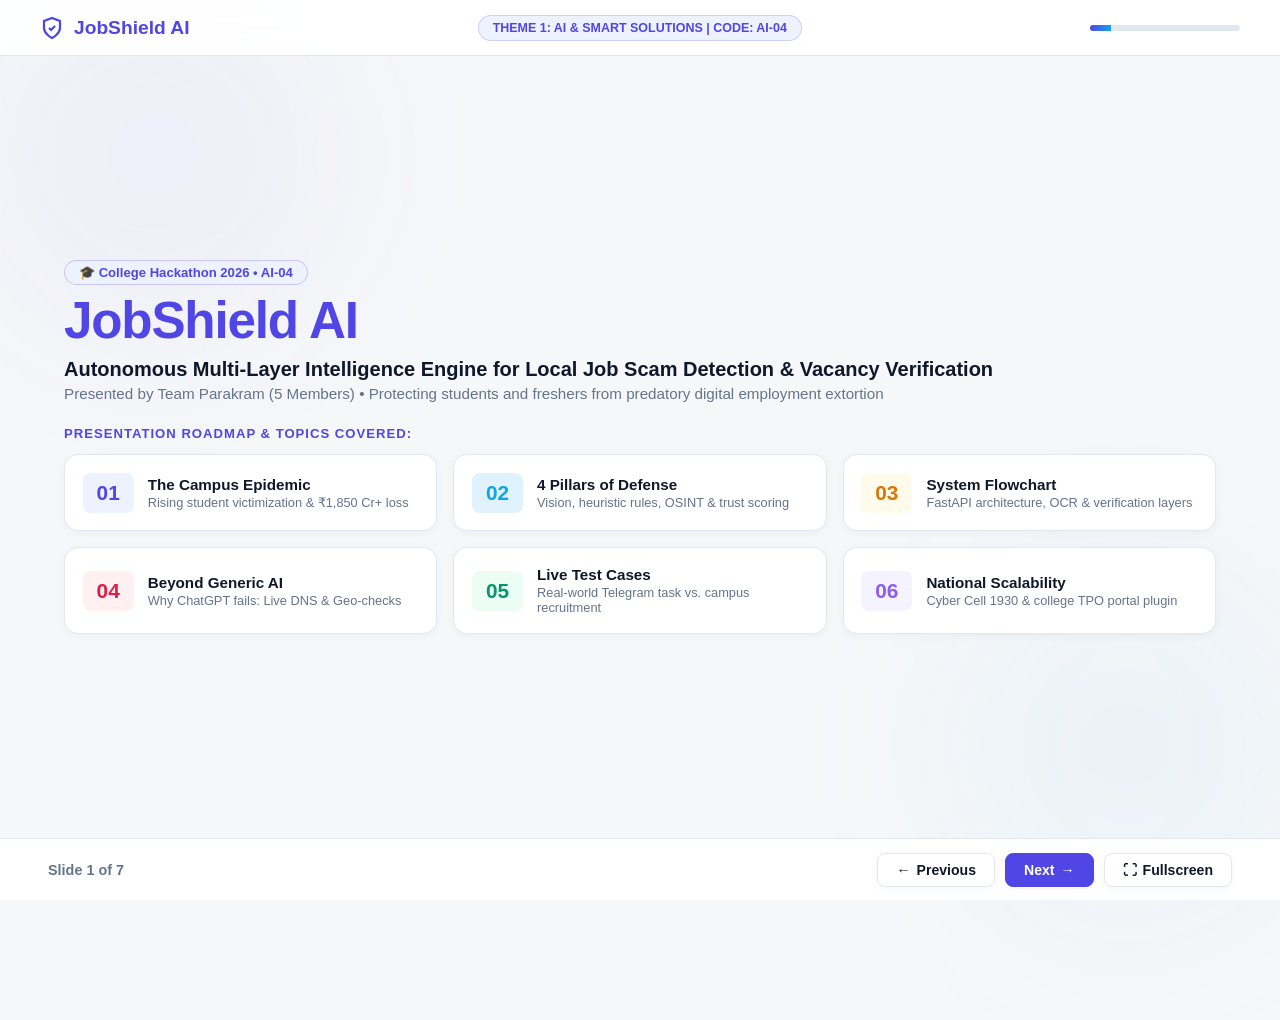
<file: presentation.html>
<!DOCTYPE html>
<html lang="en">
<head>
  <meta charset="UTF-8">
  <meta name="viewport" content="width=device-width, initial-scale=1.0">
  <title>JobShield AI - Hackathon Pitch Deck</title>
  <style>
    :root {
      --bg: #f6f7f9;
      --card-bg: #ffffff;
      --border: #e2e8f0;
      --primary: #4f46e5;
      --primary-light: #eef2ff;
      --cyan: #0ea5e9;
      --cyan-light: #e0f2fe;
      --accent-danger: #e11d48;
      --danger-light: #fff1f2;
      --accent-warning: #d97706;
      --warning-light: #fffbeb;
      --accent-success: #059669;
      --success-light: #ecfdf5;
      --text-main: #0f172a;
      --text-muted: #64748b;
      --shadow-sm: 0 2px 8px rgba(15, 23, 42, 0.04);
      --shadow-md: 0 8px 24px -4px rgba(15, 23, 42, 0.07);
    }

    * {
      box-sizing: border-box;
      margin: 0;
      padding: 0;
      font-family: -apple-system, BlinkMacSystemFont, "Segoe UI", Roboto, "Helvetica Neue", Arial, sans-serif;
    }

    body {
      background-color: var(--bg);
      color: var(--text-main);
      overflow: hidden;
      height: 100vh;
      width: 100vw;
      user-select: none;
    }

    .ambient-glow {
      position: absolute;
      width: 550px;
      height: 550px;
      border-radius: 50%;
      background: radial-gradient(circle, rgba(79, 70, 229, 0.06) 0%, transparent 70%);
      filter: blur(60px);
      z-index: 0;
      pointer-events: none;
    }
    .glow-1 { top: -120px; left: -120px; }
    .glow-2 { bottom: -120px; right: -120px; background: radial-gradient(circle, rgba(14, 165, 233, 0.06) 0%, transparent 70%); }

    .deck-container {
      position: relative;
      width: 100vw;
      height: 100vh;
      display: flex;
      flex-direction: column;
      z-index: 10;
    }

    .top-bar {
      height: 56px;
      border-bottom: 1px solid var(--border);
      display: flex;
      align-items: center;
      justify-content: space-between;
      padding: 0 2.5rem;
      background: rgba(255, 255, 255, 0.92);
      backdrop-filter: blur(12px);
    }
    .brand-logo {
      display: flex;
      align-items: center;
      gap: 10px;
      font-weight: 800;
      color: var(--primary);
      font-size: 1.2rem;
    }
    .brand-logo svg {
      width: 24px;
      height: 24px;
      fill: none;
      stroke: var(--primary);
      stroke-width: 2.2;
    }
    .badge-theme {
      background: var(--primary-light);
      border: 1px solid rgba(79, 70, 229, 0.2);
      color: var(--primary);
      padding: 5px 14px;
      border-radius: 9999px;
      font-size: 0.78rem;
      font-weight: 700;
    }
    .progress-bar-container {
      width: 150px;
      height: 6px;
      background: #e2e8f0;
      border-radius: 4px;
      overflow: hidden;
    }
    .progress-bar-fill {
      height: 100%;
      background: linear-gradient(90deg, var(--primary), var(--cyan));
      width: 14.2%;
      transition: width 0.3s ease;
    }

    .slide-viewport {
      flex: 1;
      position: relative;
      overflow: hidden;
    }
    .slide {
      position: absolute;
      inset: 0;
      opacity: 0;
      pointer-events: none;
      transform: translateX(40px);
      transition: opacity 0.35s ease, transform 0.35s cubic-bezier(0.16, 1, 0.3, 1);
      display: flex;
      flex-direction: column;
      padding: 2.2rem 4rem;
      overflow-y: auto;
    }
    .slide.active {
      opacity: 1;
      pointer-events: all;
      transform: translateX(0);
    }

    .controls-bar {
      height: 62px;
      border-top: 1px solid var(--border);
      display: flex;
      align-items: center;
      justify-content: space-between;
      padding: 0 3rem;
      background: rgba(255, 255, 255, 0.95);
      backdrop-filter: blur(12px);
    }
    .slide-indicator {
      color: var(--text-muted);
      font-size: 0.9rem;
      font-weight: 600;
    }
    .nav-btn-group {
      display: flex;
      gap: 10px;
    }
    .nav-btn {
      background: #ffffff;
      border: 1px solid var(--border);
      color: var(--text-main);
      padding: 8px 18px;
      border-radius: 8px;
      cursor: pointer;
      font-size: 0.88rem;
      font-weight: 600;
      display: flex;
      align-items: center;
      gap: 6px;
      box-shadow: var(--shadow-sm);
      transition: all 0.2s;
    }
    .nav-btn:hover {
      border-color: var(--primary);
      color: var(--primary);
      box-shadow: var(--shadow-md);
    }
    .nav-btn-primary {
      background: var(--primary);
      border-color: var(--primary);
      color: #ffffff;
    }
    .nav-btn-primary:hover {
      background: #4338ca;
      color: #ffffff;
    }

    .tagline-pill {
      display: inline-flex;
      align-items: center;
      gap: 6px;
      background: var(--primary-light);
      border: 1px solid rgba(79, 70, 229, 0.25);
      color: var(--primary);
      padding: 4px 14px;
      border-radius: 999px;
      font-size: 0.82rem;
      font-weight: 700;
      margin-bottom: 0.5rem;
      width: fit-content;
    }
    .slide-title {
      font-size: 2.2rem;
      font-weight: 800;
      letter-spacing: -0.8px;
      margin-bottom: 0.3rem;
      color: var(--text-main);
    }
    .slide-subtitle {
      font-size: 1.05rem;
      color: var(--text-muted);
      max-width: 860px;
      margin-bottom: 1.4rem;
      line-height: 1.5;
    }

    .grid-2 {
      display: grid;
      grid-template-columns: 1fr 1fr;
      gap: 24px;
      height: calc(100% - 130px);
    }
    .grid-3 {
      display: grid;
      grid-template-columns: repeat(3, 1fr);
      gap: 20px;
    }
    .grid-4 {
      display: grid;
      grid-template-columns: repeat(4, 1fr);
      gap: 18px;
    }
    .card {
      background: var(--card-bg);
      border: 1px solid var(--border);
      border-radius: 14px;
      padding: 1.5rem;
      display: flex;
      flex-direction: column;
      position: relative;
      box-shadow: var(--shadow-sm);
      transition: all 0.25s ease;
    }
    .card:hover {
      border-color: #cbd5e1;
      box-shadow: var(--shadow-md);
      transform: translateY(-2px);
    }

    /* Filled Solid Circle Component */
    .filled-circle {
      width: 48px;
      height: 48px;
      border-radius: 50%;
      display: flex;
      align-items: center;
      justify-content: center;
      color: #ffffff;
      font-weight: 800;
      font-size: 1.1rem;
      margin: 0 auto 10px;
      box-shadow: 0 4px 12px rgba(0, 0, 0, 0.1);
    }
    .bg-indigo { background: var(--primary); }
    .bg-cyan { background: var(--cyan); }
    .bg-amber { background: var(--accent-warning); }
    .bg-emerald { background: var(--accent-success); }

    .chart-container {
      background: #ffffff;
      border: 1px solid var(--border);
      border-radius: 14px;
      padding: 1.4rem;
      display: flex;
      flex-direction: column;
      align-items: center;
      justify-content: center;
      height: 100%;
      box-shadow: var(--shadow-sm);
    }
    canvas {
      max-width: 100%;
      max-height: 250px;
    }

    .flow-pipeline {
      display: flex;
      align-items: center;
      justify-content: space-between;
      width: 100%;
      margin: 1.2rem 0;
    }
    .flow-step {
      flex: 1;
      background: #ffffff;
      border: 1px solid var(--border);
      border-radius: 14px;
      padding: 1.3rem;
      text-align: center;
      box-shadow: var(--shadow-sm);
      transition: all 0.2s;
    }
    .flow-step:hover {
      transform: translateY(-3px);
      box-shadow: var(--shadow-md);
      border-color: var(--primary);
    }
    .flow-arrow {
      padding: 0 12px;
      color: var(--primary);
      font-size: 1.5rem;
      font-weight: 800;
    }

    .compare-table {
      width: 100%;
      border-collapse: collapse;
      text-align: left;
      font-size: 0.92rem;
    }
    .compare-table th {
      padding: 12px 16px;
      border-bottom: 2px solid var(--border);
      color: var(--primary);
      background: var(--primary-light);
      font-weight: 700;
    }
    .compare-table td {
      padding: 12px 16px;
      border-bottom: 1px solid var(--border);
      color: var(--text-main);
    }
    .compare-table tr:hover {
      background: #f8fafc;
    }

    .sim-box {
      background: #ffffff;
      border: 1px solid var(--border);
      border-radius: 14px;
      padding: 1.5rem;
      height: 100%;
      display: flex;
      flex-direction: column;
      gap: 12px;
      box-shadow: var(--shadow-sm);
    }
    .sim-input {
      width: 100%;
      height: 95px;
      background: #f8fafc;
      border: 1px solid var(--border);
      border-radius: 8px;
      padding: 12px;
      color: var(--text-main);
      font-size: 0.88rem;
      resize: none;
    }
    .sim-btn-row {
      display: flex;
      gap: 8px;
    }
    .btn-sample {
      background: #f1f5f9;
      border: 1px solid var(--border);
      color: var(--text-main);
      padding: 6px 12px;
      border-radius: 6px;
      font-size: 0.78rem;
      font-weight: 600;
      cursor: pointer;
    }
    .btn-sample:hover {
      background: var(--primary-light);
      color: var(--primary);
      border-color: var(--primary);
    }
    .btn-analyze {
      background: var(--primary);
      color: #ffffff;
      border: none;
      padding: 9px 18px;
      border-radius: 6px;
      font-weight: 700;
      font-size: 0.88rem;
      cursor: pointer;
    }

    @media print {
      body { overflow: visible !important; height: auto !important; background: #fff !important; }
      .top-bar, .controls-bar, .ambient-glow { display: none !important; }
      .slide { position: relative !important; opacity: 1 !important; transform: none !important; page-break-after: always; height: 100vh; }
    }
  </style>
</head>
<body>

  <div class="ambient-glow glow-1"></div>
  <div class="ambient-glow glow-2"></div>

  <div class="deck-container">
    <header class="top-bar">
      <div class="brand-logo">
        <svg viewBox="0 0 24 24"><path d="M12 22s8-4 8-10V5l-8-3-8 3v7c0 6 8 10 8 10z"/><path d="m9 12 2 2 4-4"/></svg>
        <span>JobShield AI</span>
      </div>
      <div class="badge-theme">THEME 1: AI & SMART SOLUTIONS | CODE: AI-04</div>
      <div class="progress-bar-container">
        <div class="progress-bar-fill" id="progressFill"></div>
      </div>
    </header>

    <main class="slide-viewport">

      <!-- SLIDE 1: Title & Presentation Topics Agenda (No member roles) -->
      <section class="slide active" id="slide-1">
        <div style="display: flex; flex-direction: column; justify-content: center; height: 100%;">
          <div class="tagline-pill">🎓 College Hackathon 2026 • AI-04</div>
          <h1 style="font-size: 3.2rem; font-weight: 900; letter-spacing: -1.2px; line-height: 1.1; margin-bottom: 0.5rem; color: var(--primary);">
            JobShield AI
          </h1>
          <p style="font-size: 1.25rem; font-weight: 700; color: var(--text-main); margin-bottom: 0.3rem;">
            Autonomous Multi-Layer Intelligence Engine for Local Job Scam Detection & Vacancy Verification
          </p>
          <p style="font-size: 0.95rem; color: var(--text-muted); margin-bottom: 1.5rem;">
            Presented by Team Parakram (5 Members) • Protecting students and freshers from predatory digital employment extortion
          </p>

          <div style="font-size: 0.82rem; color: var(--primary); text-transform: uppercase; letter-spacing: 1px; font-weight: 800; margin-bottom: 0.8rem;">
            PRESENTATION ROADMAP & TOPICS COVERED:
          </div>

          <!-- 6 Topics Agenda Grid -->
          <div class="grid-3" style="gap: 16px;">
            <div class="card" style="padding: 1.1rem; flex-direction: row; gap: 14px; align-items: center;">
              <div style="font-size: 1.3rem; font-weight: 900; color: var(--primary); background: var(--primary-light); padding: 8px 14px; border-radius: 8px;">01</div>
              <div>
                <h4 style="font-size: 0.95rem; font-weight: 700; color: var(--text-main);">The Campus Epidemic</h4>
                <p style="font-size: 0.8rem; color: var(--text-muted); margin-top: 2px;">Rising student victimization & ₹1,850 Cr+ loss</p>
              </div>
            </div>

            <div class="card" style="padding: 1.1rem; flex-direction: row; gap: 14px; align-items: center;">
              <div style="font-size: 1.3rem; font-weight: 900; color: var(--cyan); background: var(--cyan-light); padding: 8px 14px; border-radius: 8px;">02</div>
              <div>
                <h4 style="font-size: 0.95rem; font-weight: 700; color: var(--text-main);">4 Pillars of Defense</h4>
                <p style="font-size: 0.8rem; color: var(--text-muted); margin-top: 2px;">Vision, heuristic rules, OSINT & trust scoring</p>
              </div>
            </div>

            <div class="card" style="padding: 1.1rem; flex-direction: row; gap: 14px; align-items: center;">
              <div style="font-size: 1.3rem; font-weight: 900; color: var(--accent-warning); background: var(--warning-light); padding: 8px 14px; border-radius: 8px;">03</div>
              <div>
                <h4 style="font-size: 0.95rem; font-weight: 700; color: var(--text-main);">System Flowchart</h4>
                <p style="font-size: 0.8rem; color: var(--text-muted); margin-top: 2px;">FastAPI architecture, OCR & verification layers</p>
              </div>
            </div>

            <div class="card" style="padding: 1.1rem; flex-direction: row; gap: 14px; align-items: center;">
              <div style="font-size: 1.3rem; font-weight: 900; color: var(--accent-danger); background: var(--danger-light); padding: 8px 14px; border-radius: 8px;">04</div>
              <div>
                <h4 style="font-size: 0.95rem; font-weight: 700; color: var(--text-main);">Beyond Generic AI</h4>
                <p style="font-size: 0.8rem; color: var(--text-muted); margin-top: 2px;">Why ChatGPT fails: Live DNS & Geo-checks</p>
              </div>
            </div>

            <div class="card" style="padding: 1.1rem; flex-direction: row; gap: 14px; align-items: center;">
              <div style="font-size: 1.3rem; font-weight: 900; color: var(--accent-success); background: var(--success-light); padding: 8px 14px; border-radius: 8px;">05</div>
              <div>
                <h4 style="font-size: 0.95rem; font-weight: 700; color: var(--text-main);">Live Test Cases</h4>
                <p style="font-size: 0.8rem; color: var(--text-muted); margin-top: 2px;">Real-world Telegram task vs. campus recruitment</p>
              </div>
            </div>

            <div class="card" style="padding: 1.1rem; flex-direction: row; gap: 14px; align-items: center;">
              <div style="font-size: 1.3rem; font-weight: 900; color: #8b5cf6; background: #f5f3ff; padding: 8px 14px; border-radius: 8px;">06</div>
              <div>
                <h4 style="font-size: 0.95rem; font-weight: 700; color: var(--text-main);">National Scalability</h4>
                <p style="font-size: 0.8rem; color: var(--text-muted); margin-top: 2px;">Cyber Cell 1930 & college TPO portal plugin</p>
              </div>
            </div>
          </div>
        </div>
      </section>

      <!-- SLIDE 2: The Problem & Dynamic Graph -->
      <section class="slide" id="slide-2">
        <div class="tagline-pill">Problem Statement</div>
        <h2 class="slide-title">The Epidemic of Employment Scams</h2>
        <p class="slide-subtitle">
          Over 64% of college students receive fraudulent job offers or task scams each semester.
        </p>

        <div class="grid-2">
          <div style="display: flex; flex-direction: column; gap: 14px;">
            <div class="card" style="border-left: 4px solid var(--accent-danger);">
              <h3 style="color: var(--accent-danger); font-size: 1.1rem; margin-bottom: 6px;">1. The Upfront Fee Trap</h3>
              <p style="color: var(--text-muted); font-size: 0.9rem; line-height: 1.5;">
                Students are extorted into paying "Registration Fees", "Laptop Security Deposits", or "Verification Kit Charges" (₹500 - ₹5,000) for fake job postings.
              </p>
            </div>
            <div class="card" style="border-left: 4px solid var(--accent-warning);">
              <h3 style="color: var(--accent-warning); font-size: 1.1rem; margin-bottom: 6px;">2. Telegram / WhatsApp Task Scams</h3>
              <p style="color: var(--text-muted); font-size: 0.9rem; line-height: 1.5;">
                "Earn ₹3,000/day for liking YouTube videos". Small payouts hook victims before locking their savings into fraudulent investment portals.
              </p>
            </div>
            <div class="card" style="border-left: 4px solid var(--primary);">
              <h3 style="color: var(--primary); font-size: 1.1rem; margin-bottom: 6px;">3. The Local Vacancy Blindspot</h3>
              <p style="color: var(--text-muted); font-size: 0.9rem; line-height: 1.5;">
                Street flyers, posters on coaching walls, and local listings lack any verifiable digital footprint or corporate registration.
              </p>
            </div>
          </div>

          <div class="chart-container">
            <div style="font-weight: 700; font-size: 0.95rem; color: var(--text-main); margin-bottom: 8px;">
              Reported Job Frauds in India (National Cyber Cell Data)
            </div>
            <canvas id="riskGrowthChart" width="460" height="210"></canvas>
            <div style="display: flex; justify-content: space-around; width: 100%; margin-top: 14px; border-top: 1px solid var(--border); padding-top: 12px;">
              <div style="text-align: center;">
                <div style="color: var(--accent-danger); font-size: 1.3rem; font-weight: 800;">₹1,850 Cr+</div>
                <div style="color: var(--text-muted); font-size: 0.72rem; text-transform: uppercase;">Lost in 2024-25</div>
              </div>
              <div style="text-align: center;">
                <div style="color: var(--accent-warning); font-size: 1.3rem; font-weight: 800;">72%</div>
                <div style="color: var(--text-muted); font-size: 0.72rem; text-transform: uppercase;">Aged 18-24 Victims</div>
              </div>
              <div style="text-align: center;">
                <div style="color: var(--primary); font-size: 1.3rem; font-weight: 800;">0 Seconds</div>
                <div style="color: var(--text-muted); font-size: 0.72rem; text-transform: uppercase;">Student Verification</div>
              </div>
            </div>
          </div>
        </div>
      </section>

      <!-- SLIDE 3: The 4 Pillars of Defense (Filled Circles) -->
      <section class="slide" id="slide-3">
        <div class="tagline-pill" style="background: var(--success-light); border-color: rgba(5, 150, 105, 0.25); color: var(--accent-success);">
          Our Solution
        </div>
        <h2 class="slide-title">JobShield AI: 4 Pillars of Defense</h2>
        <p class="slide-subtitle">
          An end-to-end multi-modal verification platform that analyzes offers before students commit time or money.
        </p>

        <div class="grid-4" style="height: calc(100% - 130px);">
          <div class="card" style="border-top: 4px solid var(--primary); text-align: center;">
            <div class="filled-circle bg-indigo">01</div>
            <h3 style="color: var(--text-main); font-size: 1.1rem; margin-bottom: 8px;">Omni-Input Vision</h3>
            <p style="color: var(--text-muted); font-size: 0.86rem; line-height: 1.5;">
              Upload street posters, WhatsApp screenshots, or PDF offer letters. Gemini Vision + OCR extracts entities without manual typing.
            </p>
          </div>

          <div class="card" style="border-top: 4px solid var(--cyan); text-align: center;">
            <div class="filled-circle bg-cyan">02</div>
            <h3 style="color: var(--text-main); font-size: 1.1rem; margin-bottom: 8px;">Heuristic Audit</h3>
            <p style="color: var(--text-muted); font-size: 0.86rem; line-height: 1.5;">
              Scans for extortion red flags: security deposits, interview kit charges, urgency triggers, and impossible pay-to-work ratios.
            </p>
          </div>

          <div class="card" style="border-top: 4px solid var(--accent-warning); text-align: center;">
            <div class="filled-circle bg-amber">03</div>
            <h3 style="color: var(--text-main); font-size: 1.1rem; margin-bottom: 8px;">Live OSINT Checks</h3>
            <p style="color: var(--text-muted); font-size: 0.86rem; line-height: 1.5;">
              Inspects live DNS with WHOIS to catch newly minted scam domains (< 30 days old) and verifies physical shop/office addresses on Google Places.
            </p>
          </div>

          <div class="card" style="border-top: 4px solid var(--accent-success); text-align: center;">
            <div class="filled-circle bg-emerald">04</div>
            <h3 style="color: var(--text-main); font-size: 1.1rem; margin-bottom: 8px;">Trust Score & Report</h3>
            <p style="color: var(--text-muted); font-size: 0.86rem; line-height: 1.5;">
              Generates a Trust Index (0-100%) with itemized proof points and a 1-click Cyber Crime reporting template (Portal 1930).
            </p>
          </div>
        </div>
      </section>

      <!-- SLIDE 4: Architecture Flowchart (Properly Filled Circles!) -->
      <section class="slide" id="slide-4">
        <div class="tagline-pill">System Architecture</div>
        <h2 class="slide-title">System Pipeline & Flowchart</h2>
        <p class="slide-subtitle">
          How unstructured scam messages pass through our multi-tiered verification pipeline in under 1.8 seconds.
        </p>

        <div class="flow-pipeline">
          <div class="flow-step">
            <div class="filled-circle bg-indigo">01</div>
            <div style="font-weight: 700; font-size: 0.95rem; color: var(--text-main);">Ingestion</div>
            <div style="color: var(--text-muted); font-size: 0.78rem; margin-top: 4px;">
              Image / PDF / Text / Telegram Webhook
            </div>
          </div>

          <div class="flow-arrow">➔</div>

          <div class="flow-step" style="border-color: var(--cyan);">
            <div class="filled-circle bg-cyan">02</div>
            <div style="font-weight: 700; font-size: 0.95rem; color: var(--cyan);">Vision & OCR</div>
            <div style="color: var(--text-muted); font-size: 0.78rem; margin-top: 4px;">
              Gemini Vision API / EasyOCR entity parsing
            </div>
          </div>

          <div class="flow-arrow">➔</div>

          <div class="flow-step" style="border-color: var(--accent-warning);">
            <div class="filled-circle bg-amber">03</div>
            <div style="font-weight: 700; font-size: 0.95rem; color: var(--accent-warning);">FastAPI Engine</div>
            <div style="color: var(--text-muted); font-size: 0.78rem; margin-top: 4px;">
              Regex rules + WHOIS + Places verification
            </div>
          </div>

          <div class="flow-arrow">➔</div>

          <div class="flow-step" style="border-color: var(--accent-success);">
            <div class="filled-circle bg-emerald">04</div>
            <div style="font-weight: 700; font-size: 0.95rem; color: var(--accent-success);">Trust Report</div>
            <div style="color: var(--text-muted); font-size: 0.78rem; margin-top: 4px;">
              Score (0-100) + Red flag badge breakdown
            </div>
          </div>
        </div>

        <div class="grid-3" style="margin-top: 1rem;">
          <div class="card" style="padding: 1.1rem;">
            <div style="color: var(--primary); font-weight: 700; font-size: 0.9rem; margin-bottom: 4px;">Frontend Layer</div>
            <div style="color: var(--text-muted); font-size: 0.82rem;">HTML5, Modern CSS Grid, Vanilla JS. Zero build steps, instant load under 200ms.</div>
          </div>
          <div class="card" style="padding: 1.1rem;">
            <div style="color: var(--cyan); font-weight: 700; font-size: 0.9rem; margin-bottom: 4px;">Backend & Intelligence</div>
            <div style="color: var(--text-muted); font-size: 0.82rem;">Python FastAPI, Google Gemini 1.5 Flash Vision, Python-WHOIS DNS auditor.</div>
          </div>
          <div class="card" style="padding: 1.1rem;">
            <div style="color: var(--accent-success); font-weight: 700; font-size: 0.9rem; margin-bottom: 4px;">Mobile & Outreach</div>
            <div style="color: var(--text-muted); font-size: 0.82rem;">Telegram Bot API (`python-telegram-bot`) for instant mobile message forwarding.</div>
          </div>
        </div>
      </section>

      <!-- SLIDE 5: JobShield AI vs Chatbots -->
      <section class="slide" id="slide-5">
        <div class="tagline-pill">Competitive Advantage</div>
        <h2 class="slide-title">JobShield AI vs Generic Chatbots</h2>
        <p class="slide-subtitle">
          Why asking ChatGPT or a simple prompt fails, and how multi-source verification delivers rock-solid accuracy.
        </p>

        <div class="card" style="padding: 0; overflow: hidden;">
          <table class="compare-table">
            <thead>
              <tr>
                <th>Verification Capability</th>
                <th>Asking ChatGPT / Generic LLM</th>
                <th>JobShield AI (Our Solution)</th>
              </tr>
            </thead>
            <tbody>
              <tr>
                <td><b>Live WHOIS Domain Age Check</b></td>
                <td><span style="color: var(--accent-danger); font-weight: 700;">❌ Blind</span> (No live DNS lookup)</td>
                <td><span style="color: var(--accent-success); font-weight: 700;">✅ Yes</span> (Flags domains registered &lt; 30 days ago)</td>
              </tr>
              <tr>
                <td><b>Physical Local Address Verification</b></td>
                <td><span style="color: var(--accent-danger); font-weight: 700;">❌ Hallucinates</span> fictional locations</td>
                <td><span style="color: var(--accent-success); font-weight: 700;">✅ Yes</span> (Validates with Google Maps/Places API)</td>
              </tr>
              <tr>
                <td><b>Free Email Identity Spoofing</b></td>
                <td><span style="color: var(--accent-warning); font-weight: 700;">⚠️ Weak</span> (Misses subtle typosquatting)</td>
                <td><span style="color: var(--accent-success); font-weight: 700;">✅ Strict</span> (Flags @gmail.com claiming corporate HR)</td>
              </tr>
              <tr>
                <td><b>Street Poster / Flyer OCR Ingestion</b></td>
                <td><span style="color: var(--accent-danger); font-weight: 700;">❌ Tedious</span> (Requires manual typing)</td>
                <td><span style="color: var(--accent-success); font-weight: 700;">✅ Native</span> (Drag & drop camera snaps of flyers)</td>
              </tr>
              <tr>
                <td><b>Instant WhatsApp / Telegram Bot</b></td>
                <td><span style="color: var(--accent-danger); font-weight: 700;">❌ None</span> (Requires app login)</td>
                <td><span style="color: var(--accent-success); font-weight: 700;">✅ 1-Click</span> (Forward message directly to bot)</td>
              </tr>
            </tbody>
          </table>
        </div>
      </section>

      <!-- SLIDE 6: Interactive Live Demo -->
      <section class="slide" id="slide-6">
        <div class="tagline-pill">Interactive Proof</div>
        <h2 class="slide-title">Live Test Cases & Test Bench</h2>
        <p class="slide-subtitle">
          Click any preset case below to simulate our verification engine right inside the pitch deck.
        </p>

        <div class="grid-2">
          <div class="sim-box">
            <div style="font-weight: 700; font-size: 0.95rem; color: var(--text-main);">Test Input Payload</div>
            <div class="sim-btn-row">
              <button class="btn-sample" onclick="loadSample('scam1')">Scam: Telegram Task</button>
              <button class="btn-sample" onclick="loadSample('scam2')">Scam: Data Entry Fee</button>
              <button class="btn-sample" onclick="loadSample('legit')">Legit: Campus Drive</button>
            </div>
            <textarea class="sim-input" id="demoText" placeholder="Paste suspicious job message or vacancy text..."></textarea>
            <button class="btn-analyze" onclick="runSimAnalysis()">⚡ Execute Instant AI Audit</button>
          </div>

          <div class="card" id="simOutput" style="justify-content: center;">
            <div style="text-align: center; color: var(--text-muted);">
              <div style="font-size: 2.5rem; margin-bottom: 8px;">🛡️</div>
              <p>Select a sample on the left and click <b>Execute Instant AI Audit</b> to witness real-time threat scoring.</p>
            </div>
          </div>
        </div>
      </section>

      <!-- SLIDE 7: Future Roadmap -->
      <section class="slide" id="slide-7">
        <div class="tagline-pill">Next Steps</div>
        <h2 class="slide-title">Roadmap & Societal Impact</h2>
        <p class="slide-subtitle">
          Transforming from a hackathon prototype into a nationwide student defense infrastructure.
        </p>

        <div class="grid-3">
          <div class="card">
            <div style="color: var(--primary); font-size: 1.6rem; margin-bottom: 6px;">🏛️</div>
            <h3 style="color: var(--text-main); font-size: 1.1rem; margin-bottom: 6px;">Cyber Cell 1930 Sync</h3>
            <p style="color: var(--text-muted); font-size: 0.86rem; line-height: 1.5;">
              Pre-generate official PDF complaints formatted for National Cyber Crime Reporting Portal with transaction IDs and phone numbers.
            </p>
          </div>

          <div class="card">
            <div style="color: var(--accent-warning); font-size: 1.6rem; margin-bottom: 6px;">👥</div>
            <h3 style="color: var(--text-main); font-size: 1.1rem; margin-bottom: 6px;">Community Blacklist</h3>
            <p style="color: var(--text-muted); font-size: 0.86rem; line-height: 1.5;">
              Crowdsourced registry of recurring scammer UPI IDs, phone numbers, and WhatsApp recruiter handles verified by college peer voting.
            </p>
          </div>

          <div class="card">
            <div style="color: var(--accent-success); font-size: 1.6rem; margin-bottom: 6px;">🎓</div>
            <h3 style="color: var(--text-main); font-size: 1.1rem; margin-bottom: 6px;">College TPO Portal Plugin</h3>
            <p style="color: var(--text-muted); font-size: 0.86rem; line-height: 1.5;">
              Lightweight browser extension or portal API that automatically vets off-campus drives posted on student bulletin boards.
            </p>
          </div>
        </div>

        <div class="card" style="margin-top: 1.4rem; background: var(--primary-light); border-color: rgba(79, 70, 229, 0.25); text-align: center; padding: 1.4rem;">
          <h3 style="color: var(--primary); font-size: 1.25rem; margin-bottom: 4px;">Thank You! We are Ready for Q&A.</h3>
          <p style="color: var(--text-muted); font-size: 0.9rem;">JobShield AI — Securing Student Careers Against Digital Extortion.</p>
        </div>
      </section>

    </main>

    <footer class="controls-bar">
      <div class="slide-indicator">
        Slide <span id="currentSlideNum">1</span> of <span id="totalSlidesNum">7</span>
      </div>

      <div class="nav-btn-group">
        <button class="nav-btn" onclick="prevSlide()">
          <span>&#8592;</span> Previous
        </button>
        <button class="nav-btn nav-btn-primary" onclick="nextSlide()">
          Next <span>&#8594;</span>
        </button>
        <button class="nav-btn" onclick="toggleFullscreen()" title="Fullscreen presentation mode">
          <span>⛶</span> Fullscreen
        </button>
      </div>
    </footer>
  </div>

  <script>
    let currentSlide = 1;
    const totalSlides = 7;

    function updateSlide() {
      document.querySelectorAll('.slide').forEach((s, idx) => {
        s.classList.toggle('active', (idx + 1) === currentSlide);
      });
      document.getElementById('currentSlideNum').innerText = currentSlide;
      document.getElementById('progressFill').style.width = ((currentSlide / totalSlides) * 100) + '%';
      
      if (currentSlide === 2) {
        drawRiskChart();
      }
    }

    function nextSlide() {
      if (currentSlide < totalSlides) {
        currentSlide++;
        updateSlide();
      }
    }

    function prevSlide() {
      if (currentSlide > 1) {
        currentSlide--;
        updateSlide();
      }
    }

    window.addEventListener('keydown', (e) => {
      if (e.key === 'ArrowRight' || e.key === ' ' || e.key === 'PageDown') {
        nextSlide();
      } else if (e.key === 'ArrowLeft' || e.key === 'PageUp') {
        prevSlide();
      } else if (e.key === 'f' || e.key === 'F') {
        toggleFullscreen();
      }
    });

    function toggleFullscreen() {
      if (!document.fullscreenElement) {
        document.documentElement.requestFullscreen().catch(() => {});
      } else {
        document.exitFullscreen().catch(() => {});
      }
    }

    function drawRiskChart() {
      const canvas = document.getElementById('riskGrowthChart');
      if (!canvas) return;
      const ctx = canvas.getContext('2d');
      const w = canvas.width;
      const h = canvas.height;

      ctx.clearRect(0, 0, w, h);

      const labels = ['2021', '2022', '2023', '2024', '2025 (Proj)'];
      const values = [18, 34, 78, 165, 290];
      const maxVal = 320;

      const paddingLeft = 45;
      const paddingBottom = 30;
      const graphW = w - paddingLeft - 20;
      const graphH = h - paddingBottom - 20;

      ctx.strokeStyle = '#f1f5f9';
      ctx.lineWidth = 1;
      for (let i = 0; i <= 4; i++) {
        const y = 20 + (graphH / 4) * i;
        ctx.beginPath();
        ctx.moveTo(paddingLeft, y);
        ctx.lineTo(w - 20, y);
        ctx.stroke();
      }

      const points = values.map((val, idx) => {
        const x = paddingLeft + (idx / (values.length - 1)) * graphW;
        const y = 20 + graphH - (val / maxVal) * graphH;
        return { x, y, val };
      });

      const grad = ctx.createLinearGradient(0, 20, 0, h - paddingBottom);
      grad.addColorStop(0, 'rgba(79, 70, 229, 0.18)');
      grad.addColorStop(1, 'rgba(79, 70, 229, 0.0)');

      ctx.beginPath();
      ctx.moveTo(points[0].x, points[0].y);
      for (let i = 1; i < points.length; i++) {
        ctx.lineTo(points[i].x, points[i].y);
      }
      ctx.lineTo(points[points.length - 1].x, h - paddingBottom);
      ctx.lineTo(points[0].x, h - paddingBottom);
      ctx.closePath();
      ctx.fillStyle = grad;
      ctx.fill();

      ctx.beginPath();
      ctx.moveTo(points[0].x, points[0].y);
      for (let i = 1; i < points.length; i++) {
        ctx.lineTo(points[i].x, points[i].y);
      }
      ctx.strokeStyle = '#4f46e5';
      ctx.lineWidth = 3;
      ctx.stroke();

      points.forEach((pt, i) => {
        ctx.beginPath();
        ctx.arc(pt.x, pt.y, 5, 0, Math.PI * 2);
        ctx.fillStyle = '#ffffff';
        ctx.fill();
        ctx.strokeStyle = '#4f46e5';
        ctx.lineWidth = 2.5;
        ctx.stroke();

        ctx.fillStyle = '#64748b';
        ctx.font = '11px sans-serif';
        ctx.textAlign = 'center';
        ctx.fillText(labels[i], pt.x, h - 8);

        ctx.fillStyle = '#4f46e5';
        ctx.font = 'bold 11px sans-serif';
        ctx.fillText(pt.val + 'K', pt.x, pt.y - 10);
      });
    }

    const samplePayloads = {
      scam1: "URGENT HIRING: International Media partner needs Part-Time Assistants. Watch 5 short YouTube videos & like them. Earn ₹2500 - ₹5000 per day instantly to your UPI! Contact HR Priya on Telegram: @earn_quick_india. Pay ₹499 security deposit (100% refundable with first salary).",
      scam2: "Government Certified Data Entry Jobs from Home! Typing speed not required. Earn ₹25,000 monthly. Send your Aadhaar card and pay ₹850 verification charge for interview kit to UPI: datawork@oksbi. Offer valid only for 24 hours!",
      legit: "TCS Off-Campus Hiring 2026: Inviting BE/B.Tech students of Batch 2026 to apply for Ninja and Digital profiles. Official registration on nextstep.tcs.com. No fee is charged at any stage of recruitment. Official communication will only be sent from @tcs.com email."
    };

    function loadSample(type) {
      document.getElementById('demoText').value = samplePayloads[type];
    }

    function runSimAnalysis() {
      const text = document.getElementById('demoText').value.trim();
      const out = document.getElementById('simOutput');
      if (!text) {
        alert("Please paste some text or select a sample first!");
        return;
      }

      out.innerHTML = `
        <div style="text-align: center; color: var(--primary);">
          <div style="font-size: 1.5rem; margin-bottom: 6px;">⚡</div>
          <p>Running Multi-Tier Inspection Engine...</p>
        </div>
      `;

      setTimeout(() => {
        const isScam = text.includes('₹499') || text.includes('₹850') || text.includes('Telegram') || text.includes('YouTube');
        if (isScam) {
          out.innerHTML = `
            <div style="display: flex; align-items: center; justify-content: space-between; margin-bottom: 8px;">
              <span style="font-weight: 800; font-size: 1.15rem; color: var(--accent-danger);">⚠️ THREAT DETECTED: HIGH RISK</span>
              <span style="background: var(--danger-light); border: 1px solid var(--accent-danger); color: var(--accent-danger); padding: 2px 10px; border-radius: 999px; font-weight: 800;">Risk: 94%</span>
            </div>
            <div style="display: flex; flex-direction: column; gap: 6px; font-size: 0.84rem;">
              <div style="background: var(--danger-light); border-left: 3px solid var(--accent-danger); padding: 6px 10px; color: #9f1239;">
                <b>🚩 Upfront Extortion:</b> Demands ₹499 - ₹850 under the guise of "security deposit / kit".
              </div>
              <div style="background: var(--warning-light); border-left: 3px solid var(--accent-warning); padding: 6px 10px; color: #92400e;">
                <b>🚩 Abnormal Pay Ratio:</b> ₹5,000/day for casual YouTube clicks matches classic Ponzi task scam.
              </div>
              <div style="background: #eff6ff; border-left: 3px solid #3b82f6; padding: 6px 10px; color: #1e40af;">
                <b>🚩 Anonymous Channel:</b> Directs applicants to unofficial Telegram handle rather than corporate domain.
              </div>
            </div>
          `;
        } else {
          out.innerHTML = `
            <div style="display: flex; align-items: center; justify-content: space-between; margin-bottom: 8px;">
              <span style="font-weight: 800; font-size: 1.15rem; color: var(--accent-success);">✅ VERIFIED RECRUITMENT</span>
              <span style="background: var(--success-light); border: 1px solid var(--accent-success); color: var(--accent-success); padding: 2px 10px; border-radius: 999px; font-weight: 800;">Trust: 96%</span>
            </div>
            <div style="display: flex; flex-direction: column; gap: 6px; font-size: 0.84rem;">
              <div style="background: var(--success-light); border-left: 3px solid var(--accent-success); padding: 6px 10px; color: #065f46;">
                <b>🛡️ Verified Corporate Domain:</b> Directs to official portal (tcs.com) with established DNS authority.
              </div>
              <div style="background: var(--success-light); border-left: 3px solid var(--accent-success); padding: 6px 10px; color: #065f46;">
                <b>🛡️ Zero Fee Policy:</b> Explicitly warns candidates against fraudulent monetary demands.
              </div>
            </div>
          `;
        }
      }, 500);
    }

    updateSlide();
  </script>
</body>
</html>
</file>
